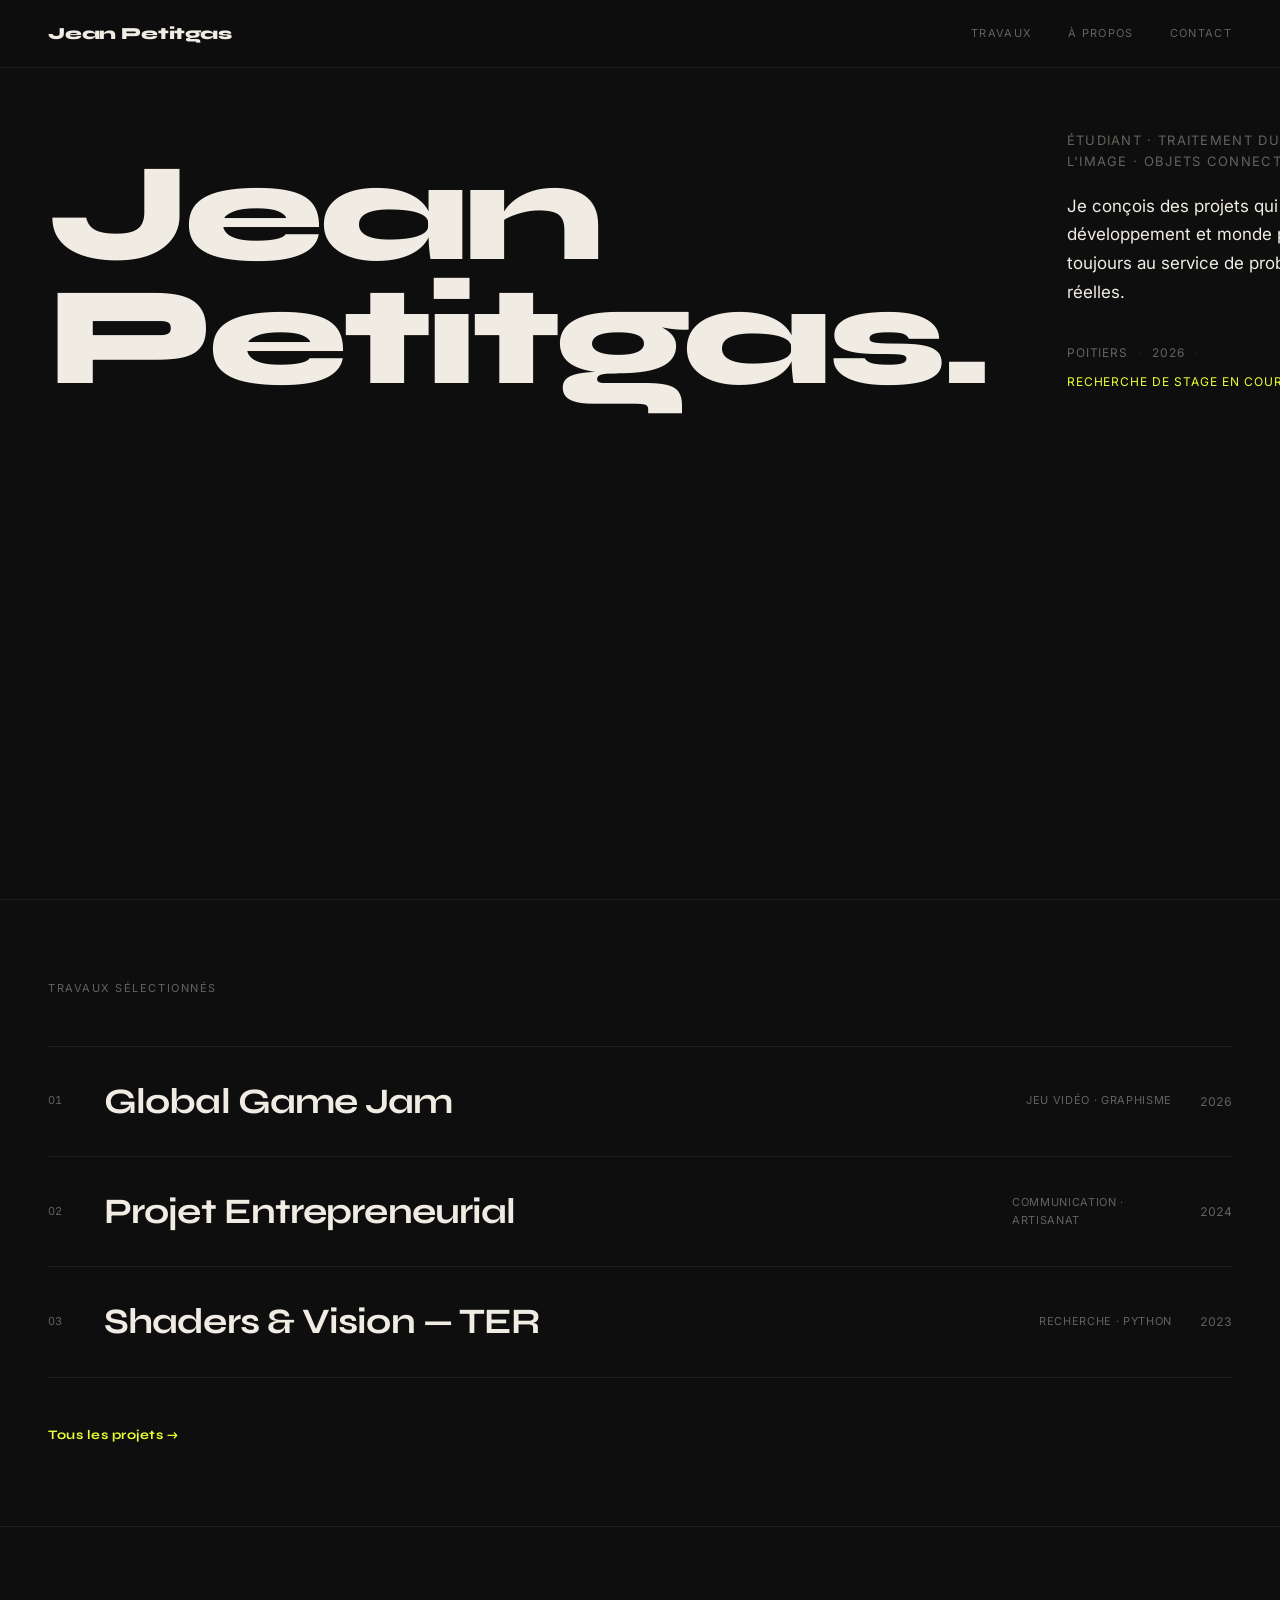
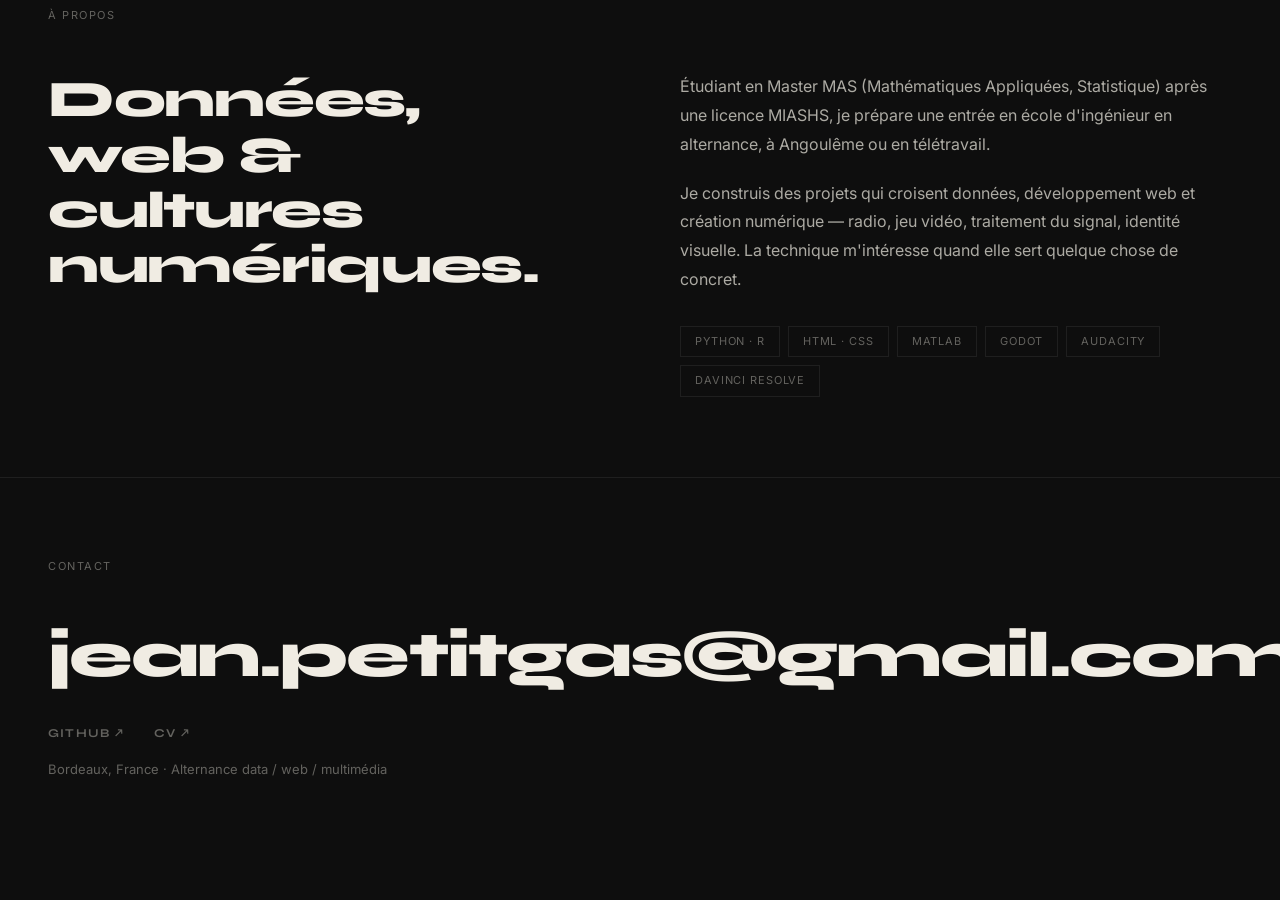
<file: index.html>
<!DOCTYPE html>
<html lang="fr">
<head>
  <meta charset="UTF-8">
  <title>Jean Petitgas</title>
  <meta name="viewport" content="width=device-width, initial-scale=1.0">
  <meta name="description" content="Portfolio de Jean Petitgas — mathématiques appliquées, data & multimédia.">
  <link rel="preconnect" href="https://fonts.googleapis.com">
  <link rel="preconnect" href="https://fonts.gstatic.com" crossorigin>
  <link href="https://fonts.googleapis.com/css2?family=Syne:wght@700;800&family=Inter:wght@300;400;500&display=swap" rel="stylesheet">
  <link rel="stylesheet" href="style.css">
</head>
<body>

  <header class="site-header">
    <a href="index.html" class="site-name">Jean Petitgas</a>
    <nav class="site-nav">
      <a href="#work">Travaux</a>
      <a href="#about">À propos</a>
      <a href="#contact">Contact</a>
    </nav>
  </header>

  <!-- ── HERO ───────────────────────────── -->
  <section class="hero">
    <div class="hero-inner">
      <h1 class="hero-name">
        <span>Jean</span>
        <span>Petitgas.</span>
      </h1>
      <div class="hero-aside">
        <p class="hero-role">Étudiant · Traitement du signal et de l'image · Objets connectés</p>
        <p class="hero-desc">
          Je conçois des projets qui mêlent données, développement
          et monde physique  — toujours au service de problématiques réelles.
        </p>
        <div class="hero-meta">
          <span>Poitiers</span>
          <span class="sep">·</span>
          <span>2026</span>
          <span class="sep">·</span>
          <span class="status">Recherche de stage en cours</span>
        </div>
      </div>
    </div>
  </section>

  <!-- ── WORK ───────────────────────────── -->
  <section id="work" class="work-section">
    <span class="section-label">Travaux sélectionnés</span>

    <div class="work-list" id="workList">


      <a href="projet.html" class="work-item">
        <div class="work-item-bg" style="background-image:url('GameJam.png')"></div>
        <span class="work-num">01</span>
        <span class="work-title">Global Game Jam</span>
        <div class="work-meta">
          <span class="work-cat">Jeu vidéo · Graphisme</span>
          <span class="work-yr">2026</span>
        </div>
      </a>

      <a href="projet.html" class="work-item">
        <div class="work-item-bg" style="background-image:url('photo.jpg')"></div>
        <span class="work-num">02</span>
        <span class="work-title">Projet Entrepreneurial</span>
        <div class="work-meta">
          <span class="work-cat">Communication · Artisanat</span>
          <span class="work-yr">2024</span>
        </div>
      </a>

      <a href="projet.html" class="work-item">
        <div class="work-item-bg" style="background-image:url('shaders.jpg')"></div>
        <span class="work-num">03</span>
        <span class="work-title">Shaders &amp; Vision — TER</span>
        <div class="work-meta">
          <span class="work-cat">Recherche · Python</span>
          <span class="work-yr">2023</span>
        </div>
      </a>

    </div>

    <div class="work-footer">
      <a href="projet.html" class="link-accent">Tous les projets →</a>
    </div>
  </section>

  <!-- ── ABOUT ──────────────────────────── -->
  <section id="about" class="about-section">
    <span class="section-label">À propos</span>
    <div class="about-grid">
      <div class="about-left">
        <h2 class="about-title">Données, web &amp;<br>cultures numériques.</h2>
      </div>
      <div class="about-right">
        <p>
          Étudiant en Master MAS (Mathématiques Appliquées, Statistique) après une licence
          MIASHS, je prépare une entrée en école d'ingénieur en alternance, à Angoulême ou
          en télétravail.
        </p>
        <p>
          Je construis des projets qui croisent données, développement web et création
          numérique — radio, jeu vidéo, traitement du signal, identité visuelle. La technique
          m'intéresse quand elle sert quelque chose de concret.
        </p>
        <div class="about-tags">
          <span>Python · R</span>
          <span>HTML · CSS</span>
          <span>MATLAB</span>
          <span>GODOT</span>
          <span>Audacity</span>
          <span>DaVinci Resolve</span>
        </div>
      </div>
    </div>
  </section>

  <!-- ── CONTACT ────────────────────────── -->
  <section id="contact" class="contact-section">
    <span class="section-label">Contact</span>
    <a href="mailto:jean.petitgas@gmail.com" class="contact-email">
      jean.petitgas@gmail.com
    </a>
    <div class="contact-links">
      <a href="#" target="_blank">GitHub ↗</a>
      <a href="#" target="_blank">CV ↗</a>
    </div>
    <p class="contact-location">Bordeaux, France · Alternance data / web / multimédia</p>
  </section>

  <script>
    // Dim siblings on work-list hover
    const workList  = document.getElementById('workList');
    const workItems = workList.querySelectorAll('.work-item');

    workList.addEventListener('mouseenter', () => {
      workItems.forEach(i => i.classList.add('dimmed'));
    });
    workList.addEventListener('mouseleave', () => {
      workItems.forEach(i => i.classList.remove('dimmed'));
    });
    workItems.forEach(item => {
      item.addEventListener('mouseenter', () => item.classList.remove('dimmed'));
      item.addEventListener('mouseleave', () => {
        if (workList.matches(':hover')) item.classList.add('dimmed');
      });
    });

    // Scroll reveal
    const observer = new IntersectionObserver((entries) => {
      entries.forEach(e => { if (e.isIntersecting) e.target.classList.add('revealed'); });
    }, { threshold: 0.05 });
    document.querySelectorAll('.work-section, .about-section, .contact-section')
            .forEach(el => observer.observe(el));
  </script>

</body>
</html>
</file>
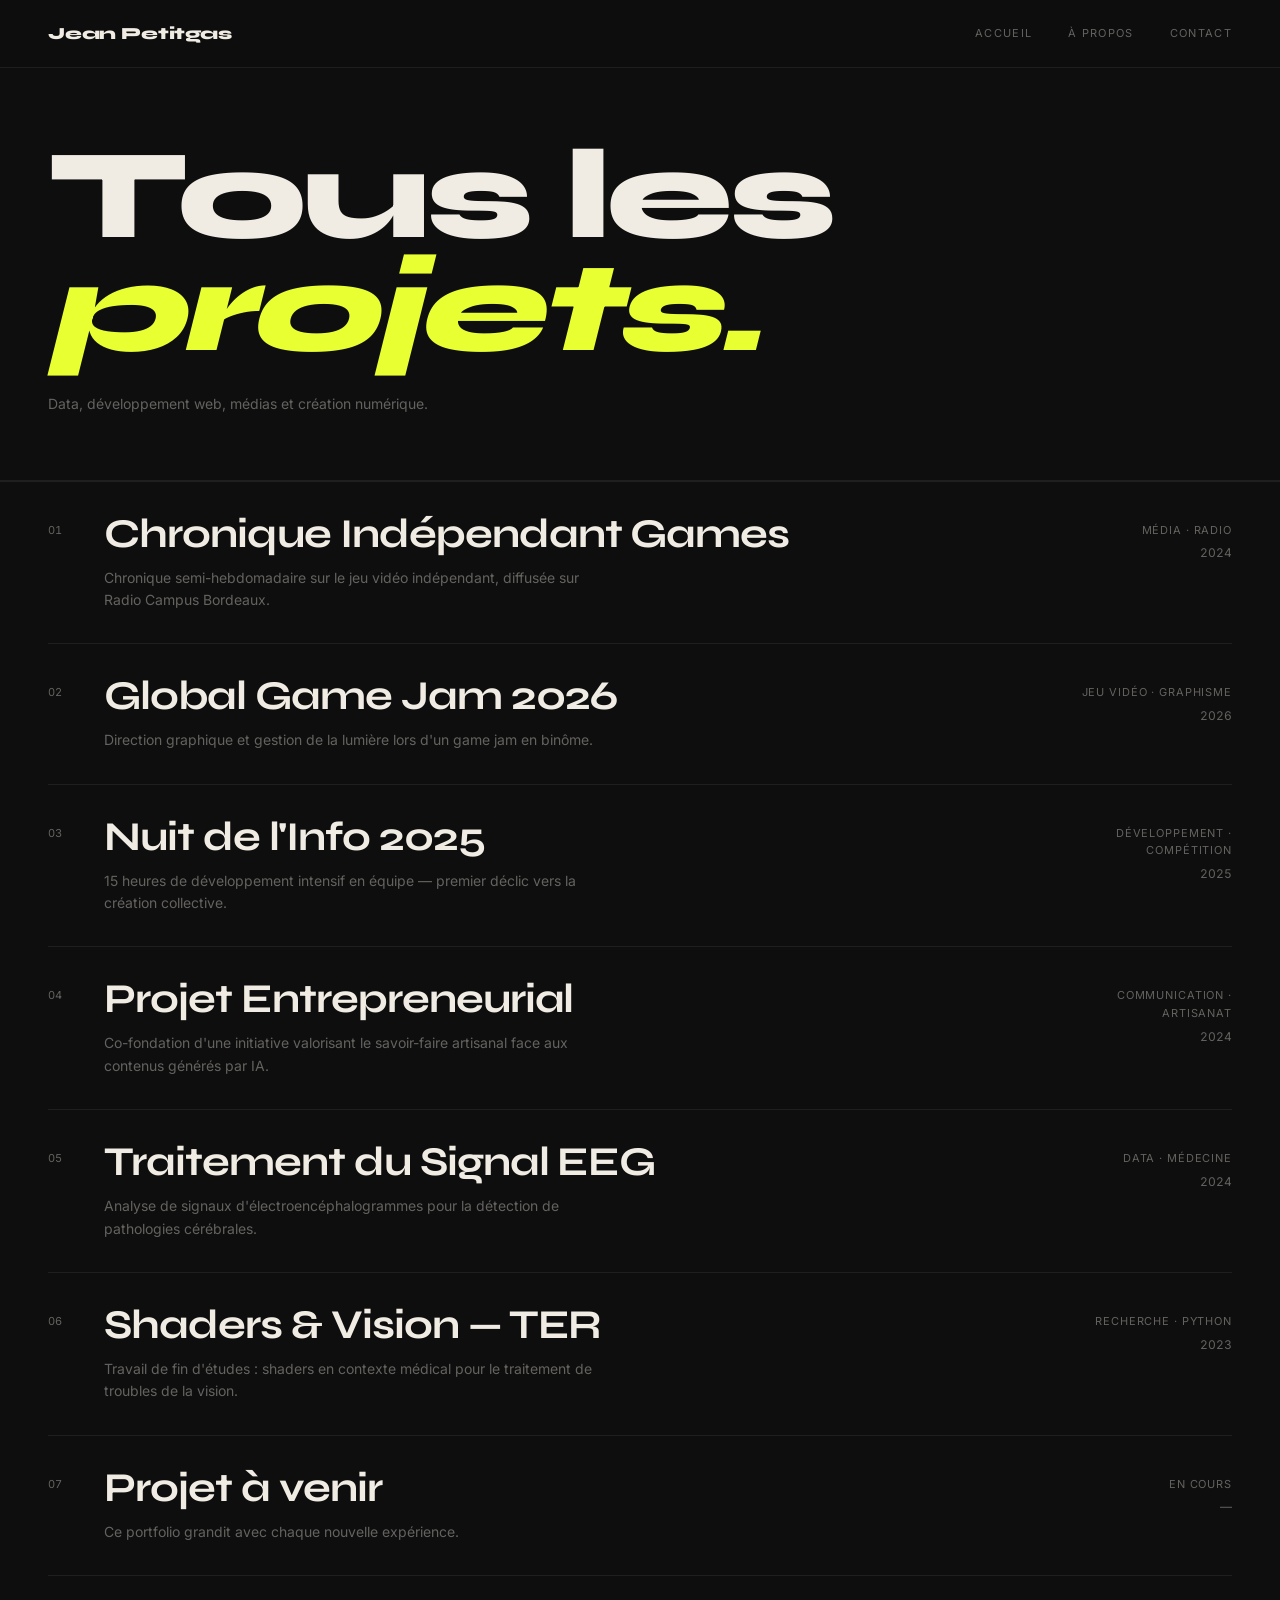
<file: projet.html>
<!DOCTYPE html>
<html lang="fr">
<head>
  <meta charset="UTF-8">
  <title>Projets — Jean Petitgas</title>
  <meta name="viewport" content="width=device-width, initial-scale=1.0">
  <link rel="preconnect" href="https://fonts.googleapis.com">
  <link rel="preconnect" href="https://fonts.gstatic.com" crossorigin>
  <link href="https://fonts.googleapis.com/css2?family=Syne:wght@700;800&family=Inter:wght@300;400;500&display=swap" rel="stylesheet">
  <link rel="stylesheet" href="style.css">
</head>
<body>

  <header class="site-header">
    <a href="index.html" class="site-name">Jean Petitgas</a>
    <nav class="site-nav">
      <a href="index.html">Accueil</a>
      <a href="index.html#about">À propos</a>
      <a href="index.html#contact">Contact</a>
    </nav>
  </header>

  <div class="gallery-header-bar">
    <h1 class="gallery-page-title">
      <span>Tous les</span>
      <em>projets.</em>
    </h1>
    <p class="gallery-subtitle">Data, développement web, médias et création numérique.</p>
  </div>

  <div class="gallery-list" id="galleryList">

    <div class="gallery-row" data-index="0">
      <div class="gallery-row-bg" style="background-image:url('radio.jpg')"></div>
      <span class="gallery-row-num">01</span>
      <div class="gallery-row-body">
        <h2 class="gallery-row-title">Chronique Indépendant Games</h2>
        <p class="gallery-row-desc">Chronique semi-hebdomadaire sur le jeu vidéo indépendant, diffusée sur Radio Campus Bordeaux.</p>
      </div>
      <div class="gallery-row-meta">
        <span class="gallery-row-cat">Média · Radio</span>
        <span class="gallery-row-year">2024</span>
      </div>
    </div>

    <div class="gallery-row" data-index="1">
      <div class="gallery-row-bg" style="background-image:url('GameJam.png')"></div>
      <span class="gallery-row-num">02</span>
      <div class="gallery-row-body">
        <h2 class="gallery-row-title">Global Game Jam 2026</h2>
        <p class="gallery-row-desc">Direction graphique et gestion de la lumière lors d'un game jam en binôme.</p>
      </div>
      <div class="gallery-row-meta">
        <span class="gallery-row-cat">Jeu vidéo · Graphisme</span>
        <span class="gallery-row-year">2026</span>
      </div>
    </div>

    <div class="gallery-row" data-index="2">
      <div class="gallery-row-bg" style="background-image:url('ndilogo.png')"></div>
      <span class="gallery-row-num">03</span>
      <div class="gallery-row-body">
        <h2 class="gallery-row-title">Nuit de l'Info 2025</h2>
        <p class="gallery-row-desc">15 heures de développement intensif en équipe — premier déclic vers la création collective.</p>
      </div>
      <div class="gallery-row-meta">
        <span class="gallery-row-cat">Développement · Compétition</span>
        <span class="gallery-row-year">2025</span>
      </div>
    </div>

    <div class="gallery-row" data-index="3">
      <div class="gallery-row-bg" style="background-image:url('photo.jpg')"></div>
      <span class="gallery-row-num">04</span>
      <div class="gallery-row-body">
        <h2 class="gallery-row-title">Projet Entrepreneurial</h2>
        <p class="gallery-row-desc">Co-fondation d'une initiative valorisant le savoir-faire artisanal face aux contenus générés par IA.</p>
      </div>
      <div class="gallery-row-meta">
        <span class="gallery-row-cat">Communication · Artisanat</span>
        <span class="gallery-row-year">2024</span>
      </div>
    </div>

    <div class="gallery-row" data-index="4">
      <div class="gallery-row-bg" style="background-image:url('signals.jpg')"></div>
      <span class="gallery-row-num">05</span>
      <div class="gallery-row-body">
        <h2 class="gallery-row-title">Traitement du Signal EEG</h2>
        <p class="gallery-row-desc">Analyse de signaux d'électroencéphalogrammes pour la détection de pathologies cérébrales.</p>
      </div>
      <div class="gallery-row-meta">
        <span class="gallery-row-cat">Data · Médecine</span>
        <span class="gallery-row-year">2024</span>
      </div>
    </div>

    <div class="gallery-row" data-index="5">
      <div class="gallery-row-bg" style="background-image:url('shaders.jpg')"></div>
      <span class="gallery-row-num">06</span>
      <div class="gallery-row-body">
        <h2 class="gallery-row-title">Shaders &amp; Vision — TER</h2>
        <p class="gallery-row-desc">Travail de fin d'études : shaders en contexte médical pour le traitement de troubles de la vision.</p>
      </div>
      <div class="gallery-row-meta">
        <span class="gallery-row-cat">Recherche · Python</span>
        <span class="gallery-row-year">2023</span>
      </div>
    </div>

    <div class="gallery-row" data-index="6">
      <span class="gallery-row-num">07</span>
      <div class="gallery-row-body">
        <h2 class="gallery-row-title">Projet à venir</h2>
        <p class="gallery-row-desc">Ce portfolio grandit avec chaque nouvelle expérience.</p>
      </div>
      <div class="gallery-row-meta">
        <span class="gallery-row-cat">En cours</span>
        <span class="gallery-row-year">—</span>
      </div>
    </div>

  </div>

  <!-- Modal -->
  <div id="expanded-overlay" class="expanded-overlay">
    <button class="close-btn" id="closeBtn">Fermer ×</button>
    <div class="expanded-content-inner" id="overlayInner"></div>
  </div>

  <!-- Hidden project data -->
  <div style="display:none">

    <template id="proj-0">
      <div class="modal-header">
        <div class="modal-header-top">
          <span class="modal-num">Projet 01</span>
          <div class="modal-tags">
            <span>Média</span><span>Radio</span><span>2024</span>
          </div>
        </div>
        <h3 class="modal-title">Chronique<br>Indépendant Games</h3>
      </div>
      <div class="modal-visual"><img src="radio.jpg" alt="Chronique Indépendant Games"></div>
      <div class="modal-body">
        <p class="modal-intro">Ma découverte du monde de la radio</p>
        <div class="modal-text">
          <p>Animé par l'envie de transmettre ma passion au plus large public, j'ai lancé des chroniques radio dédiées au jeu vidéo indépendant. Je prends le temps de décortiquer une œuvre marquante, avec une mission claire : rendre ce média accessible, même aux non-initiés.</p>
          <p>L'absence d'image m'impose de peindre avec les mots — une contrainte qui m'oblige à structurer mon récit pour que l'auditeur puisse "voir" uniquement par la voix.</p>
          <p><strong>Logiciels :</strong> Audacity, DaVinci Resolve</p>
          <a href="https://soundcloud.com/radiocampusbx/passages-independant-game-9-the-finals" class="modal-link" target="_blank">Écouter une chronique ↗</a>
        </div>
      </div>
    </template>

    <template id="proj-1">
      <div class="modal-header">
        <div class="modal-header-top">
          <span class="modal-num">Projet 02</span>
          <div class="modal-tags">
            <span>Jeu vidéo</span><span>Graphisme</span><span>2026</span>
          </div>
        </div>
        <h3 class="modal-title">Global<br>Game Jam</h3>
      </div>
      <div class="modal-visual"><img src="GameJam.png" alt="Global Game Jam"></div>
      <div class="modal-body">
        <p class="modal-intro">Mon passage derrière la manette</p>
        <div class="modal-text">
          <p>La Global Game Jam m'a permis d'explorer la création en temps contraint. En binôme, j'ai pris en charge la direction graphique et la gestion de la lumière — transformer des questionnements théoriques en solutions visuelles concrètes.</p>
          <p>Ce projet m'a appris à bâtir une ambiance immersive sous pression, et à faire des choix rapides avec un impact visuel fort.</p>
          <p><strong>Logiciels :</strong> Aseprite, GODOT, GitHub</p>
        </div>
      </div>
    </template>

    <template id="proj-2">
      <div class="modal-header">
        <div class="modal-header-top">
          <span class="modal-num">Projet 03</span>
          <div class="modal-tags">
            <span>Développement</span><span>Compétition</span><span>2025</span>
          </div>
        </div>
        <h3 class="modal-title">Nuit de<br>l'Info 2025</h3>
      </div>
      <div class="modal-visual"><img src="ndilogo.png" alt="Nuit de l'Info"></div>
      <div class="modal-body">
        <p class="modal-intro">Premier déclic vers la création collective</p>
        <div class="modal-text">
          <p>Ma première véritable immersion dans le développement intensif : 15 heures non-stop pour livrer un projet fonctionnel en équipe. Plus qu'une compétition de code, un test d'endurance et de cohésion.</p>
          <p>C'est cette expérience fondatrice qui a pavé la voie vers mes participations aux Game Jams — j'y ai découvert que l'adrénaline de la création collective nourrit plutôt qu'elle n'épuise.</p>
          <p><strong>Logiciels :</strong> VSCode, Audacity, DaVinci Resolve</p>
        </div>
      </div>
    </template>

    <template id="proj-3">
      <div class="modal-header">
        <div class="modal-header-top">
          <span class="modal-num">Projet 04</span>
          <div class="modal-tags">
            <span>Communication</span><span>Artisanat</span><span>2024</span>
          </div>
        </div>
        <h3 class="modal-title">Projet<br>Entrepreneurial</h3>
      </div>
      <div class="modal-visual"><img src="photo.jpg" alt="Projet Entrepreneurial"></div>
      <div class="modal-body">
        <p class="modal-intro">Valoriser l'humain</p>
        <div class="modal-text">
          <p>Co-fondé avec la conviction de redonner ses lettres de noblesse à la création humaine. Dans un contexte où l'IA génère des contenus standardisés, nous avons choisi de mettre en lumière le savoir-faire des artisans locaux.</p>
          <p>Ce projet est arrivé à son terme, mais il m'a permis de mener une initiative de A à Z et de confirmer mon désir de porter des projets où la technique sert l'émotion et l'humain.</p>
        </div>
      </div>
    </template>

    <template id="proj-4">
      <div class="modal-header">
        <div class="modal-header-top">
          <span class="modal-num">Projet 05</span>
          <div class="modal-tags">
            <span>Data</span><span>Médecine</span><span>2024</span>
          </div>
        </div>
        <h3 class="modal-title">Traitement<br>du Signal EEG</h3>
      </div>
      <div class="modal-visual"><img src="signals.jpg" alt="Traitement du Signal"></div>
      <div class="modal-body">
        <p class="modal-intro">L'analyse au service de la santé</p>
        <div class="modal-text">
          <p>Analyse de signaux d'électroencéphalogrammes (EEG) pour mieux comprendre et diagnostiquer certaines pathologies cérébrales. Un déclic sur la puissance des outils mathématiques lorsqu'ils servent la médecine.</p>
          <p>Ce projet a renforcé ma conviction que la rigueur technique n'a de sens que lorsqu'elle permet de résoudre des problèmes réels.</p>
          <p><strong>Logiciels :</strong> MATLAB</p>
        </div>
      </div>
    </template>

    <template id="proj-5">
      <div class="modal-header">
        <div class="modal-header-top">
          <span class="modal-num">Projet 06</span>
          <div class="modal-tags">
            <span>Recherche</span><span>Python</span><span>2023</span>
          </div>
        </div>
        <h3 class="modal-title">Shaders &amp;<br>Vision — TER</h3>
      </div>
      <div class="modal-visual"><img src="shaders.jpg" alt="Shaders TER"></div>
      <div class="modal-body">
        <p class="modal-intro">La conclusion de 3 ans de travail</p>
        <div class="modal-text">
          <p>Travail d'Étude et de Recherche explorant l'utilisation des shaders en contexte médical — pour compenser ou traiter certains troubles de la vision. Analyse comparative de bibliothèques Python pour identifier les outils les plus performants.</p>
          <p>Mené en équipe, ce projet a fédéré compétences en programmation, mathématiques et traitement d'image, tout en exigeant une gestion de projet à long terme.</p>
        </div>
      </div>
    </template>

    <template id="proj-6">
      <div class="modal-header">
        <div class="modal-header-top">
          <span class="modal-num">Projet 07</span>
          <div class="modal-tags"><span>En cours</span></div>
        </div>
        <h3 class="modal-title">Projet<br>à venir.</h3>
      </div>
      <div class="modal-visual" style="background:var(--bg);display:flex;align-items:center;justify-content:center;">
        <span style="font-family:'Syne',sans-serif;font-weight:800;font-size:clamp(64px,10vw,140px);color:rgba(255,255,255,0.05);letter-spacing:-0.04em;">—</span>
      </div>
      <div class="modal-body">
        <p class="modal-intro">Car j'apprendrai toujours quelque chose de nouveau.</p>
        <div class="modal-text">
          <p>Ce portfolio est vivant — il grandit avec chaque nouvelle expérience et chaque nouvelle curiosité. Revenez bientôt.</p>
        </div>
      </div>
    </template>

  </div>

  <script>
    const overlay      = document.getElementById('expanded-overlay');
    const overlayInner = document.getElementById('overlayInner');
    const closeBtn     = document.getElementById('closeBtn');
    const rows         = document.querySelectorAll('.gallery-row');
    const galleryList  = document.getElementById('galleryList');

    // Dim siblings
    galleryList.addEventListener('mouseenter', () => {
      rows.forEach(r => r.classList.add('dimmed-row'));
    });
    galleryList.addEventListener('mouseleave', () => {
      rows.forEach(r => r.classList.remove('dimmed-row'));
    });
    rows.forEach(row => {
      row.addEventListener('mouseenter', () => row.classList.remove('dimmed-row'));
      row.addEventListener('mouseleave', () => {
        if (galleryList.matches(':hover')) row.classList.add('dimmed-row');
      });
    });

    // Open modal
    function openOverlay(index) {
      const tpl = document.getElementById('proj-' + index);
      if (!tpl) return;
      overlayInner.innerHTML = tpl.innerHTML;
      overlay.classList.add('is-active');
      document.body.style.overflow = 'hidden';
    }

    function closeOverlay() {
      overlay.classList.remove('is-active');
      document.body.style.overflow = '';
      setTimeout(() => { overlayInner.innerHTML = ''; }, 320);
    }

    rows.forEach(row => row.addEventListener('click', () => openOverlay(row.dataset.index)));
    closeBtn.addEventListener('click', closeOverlay);
    overlay.addEventListener('click', e => { if (e.target === overlay) closeOverlay(); });
    document.addEventListener('keydown', e => { if (e.key === 'Escape') closeOverlay(); });
  </script>

</body>
</html>
</file>
<file: style.css>
:root {
  --bg:      #0e0e0e;
  --surface: #161616;
  --text:    #f0ece3;
  --muted:   rgba(240, 236, 227, 0.38);
  --accent:  #e8ff32;
  --border:  rgba(255, 255, 255, 0.07);
  --font-display: 'Syne', sans-serif;
  --font-body:    'Inter', system-ui, sans-serif;
}

* { box-sizing: border-box; margin: 0; padding: 0; }
html { scroll-behavior: smooth; }

body {
  font-family: var(--font-body);
  background: var(--bg);
  color: var(--text);
  font-size: 15px;
  line-height: 1.6;
  -webkit-font-smoothing: antialiased;
}

/* ── HEADER ─────────────────────────────────── */

.site-header {
  position: fixed;
  inset: 0 0 auto 0;
  display: flex;
  justify-content: space-between;
  align-items: center;
  padding: 20px 48px;
  z-index: 200;
  background: rgba(14, 14, 14, 0.88);
  backdrop-filter: blur(14px);
  border-bottom: 1px solid var(--border);
}

.site-name {
  font-family: var(--font-display);
  font-weight: 800;
  font-size: 17px;
  text-decoration: none;
  color: var(--text);
  letter-spacing: -0.01em;
}

.site-nav {
  display: flex;
  gap: 36px;
}

.site-nav a {
  text-decoration: none;
  color: var(--muted);
  font-size: 11px;
  letter-spacing: 0.12em;
  text-transform: uppercase;
  transition: color 0.2s;
}
.site-nav a:hover { color: var(--text); }

/* ── HERO ────────────────────────────────────── */

.hero {
  min-height: 100vh;
  display: flex;
  flex-direction: column;
  justify-content: space-between;
  padding: 130px 48px 52px;
  border-bottom: 1px solid var(--border);
}

.hero-inner {
  display: grid;
  grid-template-columns: 1fr 360px;
  gap: 80px;
  align-items: flex-end;
}

.hero-name {
  font-family: var(--font-display);
  font-weight: 800;
  font-size: clamp(72px, 11vw, 152px);
  line-height: 0.88;
  letter-spacing: -0.035em;
}
.hero-name span { display: block; }

.hero-aside {
  padding-bottom: 8px;
}

.hero-role {
  font-size: 13px;
  color: var(--muted);
  text-transform: uppercase;
  letter-spacing: 0.1em;
  margin-bottom: 20px;
}

.hero-desc {
  font-size: 17px;
  line-height: 1.7;
  color: var(--text);
  margin-bottom: 36px;
}

.hero-meta {
  display: flex;
  flex-wrap: wrap;
  align-items: center;
  gap: 10px;
  font-size: 12px;
  color: var(--muted);
  text-transform: uppercase;
  letter-spacing: 0.08em;
}
.hero-meta .sep { opacity: 0.3; }
.hero-meta .status { color: var(--accent); }

.hero-scroll {
  display: flex;
  align-items: center;
  gap: 12px;
  font-size: 11px;
  text-transform: uppercase;
  letter-spacing: 0.12em;
  color: var(--muted);
  margin-top: 60px;
  user-select: none;
}
.hero-scroll .arrow { animation: bob 2.4s ease-in-out infinite; }

@keyframes bob {
  0%, 100% { transform: translateY(0); }
  50%       { transform: translateY(7px); }
}

/* ── SHARED SECTION BITS ─────────────────────── */

.section-label {
  display: block;
  font-size: 11px;
  text-transform: uppercase;
  letter-spacing: 0.14em;
  color: var(--muted);
  margin-bottom: 48px;
}

/* ── WORK LIST ──────────────────────────────── */

.work-section {
  padding: 80px 48px;
  opacity: 0;
  transform: translateY(22px);
  transition: opacity 0.85s ease, transform 0.85s ease;
}
.work-section.revealed { opacity: 1; transform: none; }

.work-list { border-top: 1px solid var(--border); }

.work-item {
  display: grid;
  grid-template-columns: 56px 1fr 220px;
  align-items: center;
  padding: 26px 0;
  border-bottom: 1px solid var(--border);
  text-decoration: none;
  color: var(--text);
  position: relative;
  overflow: hidden;
  transition: opacity 0.22s;
}

.work-item.dimmed { opacity: 0.22; }

.work-item-bg {
  position: absolute;
  inset: 0;
  background-size: cover;
  background-position: center;
  opacity: 0;
  transition: opacity 0.55s ease;
}
.work-item:hover .work-item-bg { opacity: 0.15; }

.work-num, .work-title, .work-meta { position: relative; z-index: 1; }

.work-num {
  font-size: 11px;
  color: var(--muted);
  font-variant-numeric: tabular-nums;
}

.work-title {
  font-family: var(--font-display);
  font-weight: 700;
  font-size: clamp(20px, 2.8vw, 38px);
  letter-spacing: -0.025em;
  transition: color 0.22s;
}
.work-item:hover .work-title { color: var(--accent); }

.work-meta {
  display: flex;
  justify-content: flex-end;
  align-items: center;
  gap: 24px;
}

.work-cat {
  font-size: 11px;
  color: var(--muted);
  text-transform: uppercase;
  letter-spacing: 0.06em;
}

.work-yr {
  font-size: 12px;
  color: var(--muted);
  font-variant-numeric: tabular-nums;
  min-width: 36px;
  text-align: right;
}

.work-footer { margin-top: 44px; }

.link-accent {
  font-family: var(--font-display);
  font-weight: 700;
  font-size: 13px;
  text-decoration: none;
  color: var(--accent);
  letter-spacing: 0.04em;
  transition: opacity 0.2s;
}
.link-accent:hover { opacity: 0.55; }

/* ── ABOUT ───────────────────────────────────── */

.about-section {
  padding: 80px 48px;
  border-top: 1px solid var(--border);
  opacity: 0;
  transform: translateY(22px);
  transition: opacity 0.85s ease 0.1s, transform 0.85s ease 0.1s;
}
.about-section.revealed { opacity: 1; transform: none; }

.about-grid {
  display: grid;
  grid-template-columns: 1fr 1fr;
  gap: 80px;
  margin-top: 16px;
}

.about-title {
  font-family: var(--font-display);
  font-weight: 800;
  font-size: clamp(30px, 4vw, 52px);
  line-height: 1.08;
  letter-spacing: -0.025em;
}

.about-right p {
  font-size: 16px;
  line-height: 1.8;
  color: rgba(240, 236, 227, 0.7);
  margin-bottom: 20px;
}

.about-tags {
  display: flex;
  flex-wrap: wrap;
  gap: 8px;
  margin-top: 32px;
}
.about-tags span {
  font-size: 11px;
  text-transform: uppercase;
  letter-spacing: 0.08em;
  padding: 6px 14px;
  border: 1px solid var(--border);
  color: var(--muted);
}

/* ── CONTACT ─────────────────────────────────── */

.contact-section {
  padding: 80px 48px 120px;
  border-top: 1px solid var(--border);
  opacity: 0;
  transform: translateY(22px);
  transition: opacity 0.85s ease 0.15s, transform 0.85s ease 0.15s;
}
.contact-section.revealed { opacity: 1; transform: none; }

.contact-email {
  display: block;
  font-family: var(--font-display);
  font-weight: 800;
  font-size: clamp(26px, 5vw, 68px);
  text-decoration: none;
  color: var(--text);
  letter-spacing: -0.03em;
  line-height: 1;
  margin: 44px 0 36px;
  transition: color 0.22s;
}
.contact-email:hover { color: var(--accent); }

.contact-links {
  display: flex;
  gap: 28px;
  margin-bottom: 16px;
}
.contact-links a {
  font-family: var(--font-display);
  font-weight: 700;
  font-size: 12px;
  text-decoration: none;
  color: var(--muted);
  text-transform: uppercase;
  letter-spacing: 0.1em;
  transition: color 0.2s;
}
.contact-links a:hover { color: var(--accent); }

.contact-location {
  font-size: 13px;
  color: var(--muted);
}

/* ── PAGE PROJETS ────────────────────────────── */

.gallery-header-bar {
  padding: 140px 48px 64px;
  border-bottom: 1px solid var(--border);
}

.gallery-page-title {
  font-family: var(--font-display);
  font-weight: 800;
  font-size: clamp(56px, 10vw, 128px);
  line-height: 0.88;
  letter-spacing: -0.035em;
  margin-bottom: 28px;
}
.gallery-page-title em {
  display: block;
  font-style: italic;
  color: var(--accent);
}

.gallery-subtitle {
  font-size: 14px;
  color: var(--muted);
  max-width: 440px;
}

.gallery-list {
  padding: 0 48px 100px;
  border-top: 1px solid var(--border);
}

.gallery-row {
  display: grid;
  grid-template-columns: 56px 1fr 180px;
  align-items: start;
  padding: 32px 0;
  border-bottom: 1px solid var(--border);
  cursor: pointer;
  position: relative;
  overflow: hidden;
  transition: opacity 0.22s;
}

.gallery-list:hover .gallery-row       { opacity: 0.22; }
.gallery-list:hover .gallery-row:hover { opacity: 1; }
.gallery-row.dimmed-row                { opacity: 0.22; }

.gallery-row-bg {
  position: absolute;
  inset: 0;
  background-size: cover;
  background-position: center;
  opacity: 0;
  transition: opacity 0.55s ease;
}
.gallery-row:hover .gallery-row-bg { opacity: 0.14; }
.gallery-row:hover .gallery-row-title { color: var(--accent); }

.gallery-row-num {
  font-size: 11px;
  color: var(--muted);
  font-variant-numeric: tabular-nums;
  padding-top: 8px;
  position: relative;
  z-index: 1;
}

.gallery-row-body {
  padding-right: 40px;
  position: relative;
  z-index: 1;
}

.gallery-row-title {
  font-family: var(--font-display);
  font-weight: 700;
  font-size: clamp(22px, 3.2vw, 44px);
  letter-spacing: -0.025em;
  line-height: 1;
  margin-bottom: 12px;
  transition: color 0.22s;
}

.gallery-row-desc {
  font-size: 14px;
  color: var(--muted);
  line-height: 1.6;
  max-width: 500px;
}

.gallery-row-meta {
  text-align: right;
  padding-top: 8px;
  position: relative;
  z-index: 1;
}
.gallery-row-cat {
  display: block;
  font-size: 11px;
  color: var(--muted);
  text-transform: uppercase;
  letter-spacing: 0.08em;
  margin-bottom: 4px;
}
.gallery-row-year {
  display: block;
  font-size: 12px;
  color: var(--muted);
  font-variant-numeric: tabular-nums;
}

/* ── MODAL (plein écran éditorial) ──────────── */

.expanded-overlay {
  position: fixed;
  inset: 0;
  z-index: 10000;
  overflow-y: auto;
  background: var(--surface);
  opacity: 0;
  pointer-events: none;
  transition: opacity 0.4s ease;
}
.expanded-overlay.is-active { opacity: 1; pointer-events: all; }

.expanded-content-inner {
  min-height: 100vh;
  transform: translateY(60px);
  transition: transform 0.6s cubic-bezier(0.16, 1, 0.3, 1);
}
.expanded-overlay.is-active .expanded-content-inner { transform: translateY(0); }

/* En-tête du modal */
.modal-header {
  padding: 100px 64px 48px;
  border-bottom: 1px solid var(--border);
}

.modal-header-top {
  display: flex;
  justify-content: space-between;
  align-items: center;
  margin-bottom: 20px;
}

.modal-num {
  font-size: 11px;
  color: var(--muted);
  letter-spacing: 0.14em;
  text-transform: uppercase;
}

.modal-tags {
  display: flex;
  gap: 8px;
}
.modal-tags span {
  font-size: 11px;
  text-transform: uppercase;
  letter-spacing: 0.08em;
  padding: 5px 13px;
  border: 1px solid var(--border);
  color: var(--muted);
}

.modal-title {
  font-family: var(--font-display);
  font-weight: 800;
  font-size: clamp(48px, 8vw, 112px);
  letter-spacing: -0.035em;
  line-height: 0.88;
}

/* Image plein-largeur */
.modal-visual {
  width: 100%;
  height: 62vh;
  min-height: 280px;
  overflow: hidden;
}
.modal-visual img {
  width: 100%;
  height: 100%;
  object-fit: cover;
  display: block;
  transition: transform 0.8s ease;
}
.expanded-overlay.is-active .modal-visual img { transform: scale(1.03); }

/* Corps du modal */
.modal-body {
  display: grid;
  grid-template-columns: 1fr 2fr;
  gap: 80px;
  padding: 64px 64px 100px;
  align-items: start;
}

.modal-intro {
  font-family: var(--font-display);
  font-weight: 700;
  font-size: clamp(18px, 2vw, 24px);
  color: var(--accent);
  font-style: italic;
  line-height: 1.3;
  position: sticky;
  top: 100px;
}

.modal-text p {
  font-size: 16px;
  line-height: 1.82;
  color: rgba(240, 236, 227, 0.68);
  margin-bottom: 20px;
}
.modal-text strong { color: var(--text); font-weight: 500; }

.modal-text a.modal-link {
  display: inline-flex;
  align-items: center;
  gap: 6px;
  margin-top: 16px;
  font-family: var(--font-display);
  font-weight: 700;
  font-size: 12px;
  text-decoration: none;
  color: var(--accent);
  text-transform: uppercase;
  letter-spacing: 0.12em;
  border-bottom: 1px solid rgba(232, 255, 50, 0.35);
  padding-bottom: 3px;
  transition: opacity 0.2s;
}
.modal-text a.modal-link:hover { opacity: 0.55; }

/* Bouton fermer */
.close-btn {
  position: fixed;
  top: 28px;
  right: 48px;
  background: transparent;
  border: 1px solid var(--border);
  padding: 10px 20px;
  cursor: pointer;
  font-size: 11px;
  font-family: var(--font-body);
  text-transform: uppercase;
  letter-spacing: 0.14em;
  color: var(--muted);
  transition: color 0.2s, border-color 0.2s, background 0.2s;
  z-index: 10001;
}
.close-btn:hover {
  color: var(--bg);
  background: var(--text);
  border-color: var(--text);
}

/* ── RESPONSIVE ──────────────────────────────── */

@media (max-width: 900px) {
  .site-header { padding: 18px 24px; }
  .site-nav { gap: 20px; }

  .hero            { padding: 110px 24px 44px; min-height: auto; }
  .hero-inner      { grid-template-columns: 1fr; gap: 44px; }

  .work-section,
  .about-section,
  .contact-section { padding: 60px 24px; }

  .work-item       { grid-template-columns: 36px 1fr; }
  .work-meta       { display: none; }

  .about-grid      { grid-template-columns: 1fr; gap: 36px; }

  .gallery-header-bar { padding: 110px 24px 48px; }
  .gallery-list    { padding: 0 24px 60px; }
  .gallery-row     { grid-template-columns: 36px 1fr; }
  .gallery-row-meta { display: none; }

  .modal-header           { padding: 90px 24px 40px; }
  .modal-header-top       { flex-wrap: wrap; gap: 12px; }
  .modal-tags             { display: none; }
  .modal-body             { grid-template-columns: 1fr; gap: 32px; padding: 48px 24px 80px; }
  .modal-intro            { position: static; }
  .modal-visual           { height: 44vh; }
  .close-btn              { top: 16px; right: 20px; }
}

@media (max-width: 600px) {
  .site-nav { display: none; }
}
</file>
